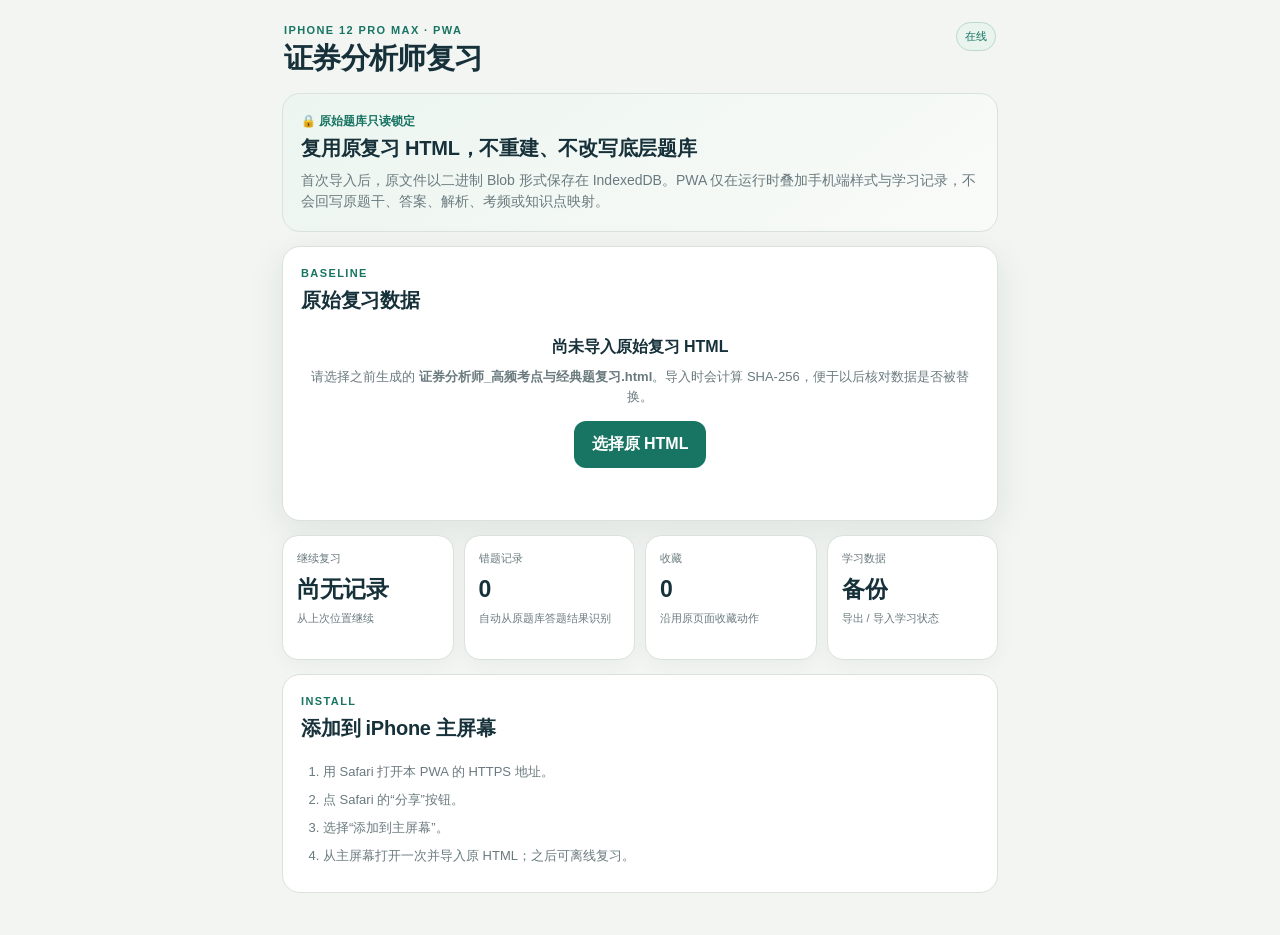
<file: index.html>
<!doctype html>
<html lang="zh-CN">
<head>
  <meta charset="utf-8">
  <meta name="viewport" content="width=device-width,initial-scale=1,viewport-fit=cover">
  <meta name="theme-color" content="#173a42">
  <meta name="apple-mobile-web-app-capable" content="yes">
  <meta name="apple-mobile-web-app-status-bar-style" content="default">
  <meta name="apple-mobile-web-app-title" content="分析师复习">
  <link rel="manifest" href="manifest.webmanifest">
  <link rel="apple-touch-icon" href="assets/icon-180.png">
  <link rel="stylesheet" href="assets/app.css">
  <title>证券分析师复习 · iPhone PWA</title>
</head>
<body>
  <div id="app" class="app-shell">
    <header class="shell-header">
      <div>
        <div class="eyebrow">iPhone 12 Pro Max · PWA</div>
        <h1>证券分析师复习</h1>
      </div>
      <span id="offlineBadge" class="status-badge">检查网络…</span>
    </header>

    <main id="launcher" class="launcher">
      <section class="hero-card">
        <div>
          <div class="lockline"><span aria-hidden="true">🔒</span> 原始题库只读锁定</div>
          <h2>复用原复习 HTML，不重建、不改写底层题库</h2>
          <p>首次导入后，原文件以二进制 Blob 形式保存在 IndexedDB。PWA 仅在运行时叠加手机端样式与学习记录，不会回写原题干、答案、解析、考频或知识点映射。</p>
        </div>
      </section>

      <section id="baselinePanel" class="panel">
        <div class="section-title-row">
          <div>
            <div class="eyebrow">BASELINE</div>
            <h2>原始复习数据</h2>
          </div>
          <button id="removeBaselineBtn" class="ghost danger hidden" type="button">移除本机副本</button>
        </div>

        <div id="noBaseline" class="empty-state">
          <p class="strong">尚未导入原始复习 HTML</p>
          <p class="muted">请选择之前生成的 <b>证券分析师_高频考点与经典题复习.html</b>。导入时会计算 SHA‑256，便于以后核对数据是否被替换。</p>
          <label class="import-button" for="baselineFile">选择原 HTML</label>
          <input id="baselineFile" type="file" accept="text/html,.html" hidden>
          <p id="importHint" class="micro"></p>
        </div>

        <div id="hasBaseline" class="hidden">
          <dl class="baseline-grid">
            <div><dt>文件</dt><dd id="baselineName">—</dd></div>
            <div><dt>大小</dt><dd id="baselineSize">—</dd></div>
            <div class="wide"><dt>SHA‑256</dt><dd id="baselineHash" class="hash">—</dd></div>
            <div><dt>导入时间</dt><dd id="baselineImportedAt">—</dd></div>
            <div><dt>完整性</dt><dd id="baselineIntegrity">—</dd></div>
          </dl>
          <div class="actions">
            <button id="openStudyBtn" class="primary big" type="button">打开复习册</button>
            <label class="secondary big" for="replaceBaselineFile">重新导入原 HTML</label>
            <input id="replaceBaselineFile" type="file" accept="text/html,.html" hidden>
          </div>
        </div>
      </section>

      <section class="metrics-grid" aria-label="学习记录概览">
        <button id="continueCard" class="metric-card" type="button">
          <span class="metric-label">继续复习</span>
          <strong id="lastPosition">尚无记录</strong>
          <span class="metric-note">从上次位置继续</span>
        </button>
        <button id="wrongCard" class="metric-card" type="button">
          <span class="metric-label">错题记录</span>
          <strong id="wrongCount">0</strong>
          <span class="metric-note">自动从原题库答题结果识别</span>
        </button>
        <button id="favoriteCard" class="metric-card" type="button">
          <span class="metric-label">收藏</span>
          <strong id="favoriteCount">0</strong>
          <span class="metric-note">沿用原页面收藏动作</span>
        </button>
        <button id="backupCard" class="metric-card" type="button">
          <span class="metric-label">学习数据</span>
          <strong>备份</strong>
          <span class="metric-note">导出 / 导入学习状态</span>
        </button>
      </section>

      <section class="panel compact">
        <div class="section-title-row">
          <div>
            <div class="eyebrow">INSTALL</div>
            <h2>添加到 iPhone 主屏幕</h2>
          </div>
        </div>
        <ol class="steps">
          <li>用 Safari 打开本 PWA 的 HTTPS 地址。</li>
          <li>点 Safari 的“分享”按钮。</li>
          <li>选择“添加到主屏幕”。</li>
          <li>从主屏幕打开一次并导入原 HTML；之后可离线复习。</li>
        </ol>
      </section>
    </main>

    <section id="studyView" class="study-view hidden" aria-label="复习册">
      <div class="study-toolbar">
        <button id="backToLauncher" class="toolbar-btn" type="button" aria-label="返回PWA首页">‹</button>
        <div class="study-title">
          <strong>证券分析师复习</strong>
          <span id="studyStatus">原数据只读 · 移动端增强</span>
        </div>
        <button id="studyDataBtn" class="toolbar-btn" type="button" aria-label="学习数据">•••</button>
      </div>
      <iframe id="studyFrame" title="证券分析师原始互动复习册"></iframe>
    </section>
  </div>

  <div id="sheetBackdrop" class="sheet-backdrop hidden" role="presentation"></div>
  <section id="sheet" class="sheet hidden" role="dialog" aria-modal="true" aria-labelledby="sheetTitle">
    <div class="sheet-handle" aria-hidden="true"></div>
    <div class="sheet-head">
      <h2 id="sheetTitle">学习数据</h2>
      <button id="closeSheet" class="icon-btn" type="button" aria-label="关闭">×</button>
    </div>
    <div id="sheetBody" class="sheet-body"></div>
  </section>

  <div id="toast" class="toast hidden" role="status" aria-live="polite"></div>

  <script src="assets/simulation.js" defer></script>
  <script src="assets/status-filter-fix.js" defer></script>
  <script src="assets/app.js" defer></script>
  <script src="assets/simulation-choice-fix.js" defer></script>
  <script src="assets/question-search.js" defer></script>
</body>
</html>
</file>
<file: assets/app.css>
:root{
  color-scheme:light dark;
  --bg:#f2f5f2;--panel:#ffffff;--ink:#17313a;--muted:#6a7a7e;--line:#d9e2dd;
  --accent:#187463;--accent-2:#0f5d50;--pale:#e9f4ef;--warn:#a45c12;--danger:#a33d31;
  --shadow:0 10px 36px rgba(23,49,58,.09);
}
*{box-sizing:border-box}
html{-webkit-text-size-adjust:100%;background:var(--bg)}
body{margin:0;background:var(--bg);color:var(--ink);font-family:-apple-system,BlinkMacSystemFont,"SF Pro Text","PingFang SC","Helvetica Neue",Arial,sans-serif;line-height:1.55}
button,input,label{font:inherit}
button{color:inherit}
button:focus-visible,label:focus-within{outline:3px solid color-mix(in srgb,var(--accent) 30%,transparent);outline-offset:3px}
.app-shell{max-width:760px;margin:0 auto;padding:max(18px,env(safe-area-inset-top)) 16px calc(28px + env(safe-area-inset-bottom))}
.shell-header{display:flex;align-items:flex-start;justify-content:space-between;gap:12px;margin:4px 2px 18px}
.shell-header h1{font-size:29px;line-height:1.12;margin:3px 0 0;letter-spacing:-.7px}
.eyebrow{font-size:11px;font-weight:750;letter-spacing:1.4px;color:var(--accent);text-transform:uppercase}
.status-badge{font-size:11px;border:1px solid var(--line);background:var(--panel);padding:5px 8px;border-radius:999px;white-space:nowrap}.status-badge.offline{background:#fff3e7;color:#80501d;border-color:#ead3b8}.status-badge.online{background:var(--pale);color:var(--accent);border-color:#bed8cc}
.launcher{display:block}.panel,.hero-card{background:var(--panel);border:1px solid var(--line);border-radius:18px;padding:18px;box-shadow:var(--shadow);margin-bottom:14px}.hero-card{background:linear-gradient(145deg,#ecf5f0,#f9fbf9);box-shadow:none}.hero-card h2,.panel h2{margin:5px 0 8px;font-size:20px;line-height:1.32;letter-spacing:-.25px}.hero-card p{margin:0;color:var(--muted);font-size:14px}.lockline{font-size:12px;font-weight:750;color:var(--accent)}
.section-title-row{display:flex;justify-content:space-between;align-items:flex-start;gap:12px}.section-title-row h2{margin-bottom:12px}.empty-state{text-align:center;padding:10px 2px 4px}.strong{font-weight:760;margin:0 0 7px}.muted{color:var(--muted);font-size:13px;margin:0 0 14px}.micro{min-height:20px;margin:10px 0 0;font-size:11px;color:var(--muted)}
.import-button,.primary,.secondary,.ghost,.toolbar-btn,.icon-btn{border:0;border-radius:12px;min-height:44px;display:inline-flex;align-items:center;justify-content:center;cursor:pointer;text-decoration:none}.import-button,.primary{background:var(--accent);color:white;padding:11px 18px;font-weight:720}.primary:active,.import-button:active{background:var(--accent-2)}.secondary{border:1px solid var(--line);background:var(--panel);padding:10px 15px;font-weight:650}.ghost{background:transparent;border:1px solid var(--line);padding:8px 11px;font-size:12px}.danger{color:var(--danger)}.big{width:100%;min-height:50px}.actions{display:grid;gap:9px;margin-top:16px}
.baseline-grid{display:grid;grid-template-columns:1fr 1fr;gap:10px;margin:2px 0 0}.baseline-grid>div{min-width:0;padding:10px;background:#f7f9f7;border-radius:12px}.baseline-grid .wide{grid-column:1/-1}.baseline-grid dt{font-size:10px;color:var(--muted);letter-spacing:.7px;text-transform:uppercase}.baseline-grid dd{margin:4px 0 0;font-size:12px;overflow-wrap:anywhere}.hash{font-family:ui-monospace,SFMono-Regular,Menlo,monospace;font-size:10px!important}
.metrics-grid{display:grid;grid-template-columns:1fr 1fr;gap:10px;margin:14px 0}.metric-card{text-align:left;border:1px solid var(--line);background:var(--panel);border-radius:16px;padding:14px;min-height:125px;display:flex;flex-direction:column;align-items:flex-start;box-shadow:0 5px 20px rgba(23,49,58,.04)}.metric-card:active{background:var(--pale)}.metric-label{font-size:11px;color:var(--muted)}.metric-card strong{font-size:23px;line-height:1.25;margin:8px 0 6px;max-width:100%;overflow:hidden;text-overflow:ellipsis}.metric-note{font-size:11px;color:var(--muted)}
.compact{box-shadow:none}.steps{padding-left:22px;margin:3px 0 0;color:var(--muted);font-size:13px}.steps li{margin:8px 0}
.hidden{display:none!important}
.study-view{position:fixed;inset:0;background:var(--bg);z-index:20;display:flex;flex-direction:column}.study-toolbar{padding:calc(7px + env(safe-area-inset-top)) 10px 7px;display:grid;grid-template-columns:44px 1fr 44px;align-items:center;gap:7px;background:rgba(242,245,242,.97);border-bottom:1px solid var(--line);-webkit-backdrop-filter:blur(16px);backdrop-filter:blur(16px)}.toolbar-btn{width:44px;height:44px;background:var(--panel);border:1px solid var(--line);font-size:25px}.study-title{text-align:center;min-width:0;display:flex;flex-direction:column}.study-title strong{font-size:14px;white-space:nowrap;overflow:hidden;text-overflow:ellipsis}.study-title span{font-size:9px;color:var(--muted);white-space:nowrap;overflow:hidden;text-overflow:ellipsis}.study-view iframe{border:0;width:100%;flex:1;min-height:0;background:white}
.sheet-backdrop{position:fixed;inset:0;background:rgba(10,25,29,.42);z-index:40}.sheet{position:fixed;left:0;right:0;bottom:0;z-index:41;background:var(--panel);border-radius:22px 22px 0 0;padding:8px 16px calc(18px + env(safe-area-inset-bottom));max-height:82%;overflow:auto;box-shadow:0 -16px 60px rgba(0,0,0,.2)}.sheet-handle{width:38px;height:5px;border-radius:9px;background:#c8d1cd;margin:0 auto 8px}.sheet-head{display:flex;align-items:center;justify-content:space-between;gap:10px;border-bottom:1px solid var(--line);padding:3px 0 10px}.sheet-head h2{font-size:19px;margin:0}.icon-btn{width:44px;height:44px;background:transparent;font-size:27px}.sheet-body{padding:14px 0}.sheet-actions{display:grid;gap:9px}.sheet-actions button,.sheet-actions label{width:100%;min-height:48px}.sheet-section{margin:0 0 18px}.sheet-section h3{font-size:14px;margin:0 0 8px}.record-list{display:grid;gap:9px}.record-item{border:1px solid var(--line);border-radius:12px;padding:11px;background:#fafbfa}.record-item strong{display:block;font-size:13px;line-height:1.45}.record-item span{display:block;margin-top:5px;color:var(--muted);font-size:10px}.wrong-mark{color:var(--danger);font-weight:750}.ok-mark{color:var(--accent);font-weight:750}
.toast{position:fixed;left:50%;bottom:calc(22px + env(safe-area-inset-bottom));transform:translateX(-50%);z-index:80;background:#173a42;color:white;border-radius:12px;padding:10px 14px;font-size:12px;max-width:calc(100% - 32px);box-shadow:var(--shadow);text-align:center}
@media(min-width:600px){.actions{grid-template-columns:1fr 1fr}.metrics-grid{grid-template-columns:repeat(4,1fr)}.app-shell{padding-left:22px;padding-right:22px}}
@media(prefers-color-scheme:dark){:root{--bg:#11191c;--panel:#172226;--ink:#eef5f2;--muted:#9fb0ad;--line:#2b3a3e;--pale:#15342e;--shadow:0 10px 36px rgba(0,0,0,.24)}.hero-card{background:linear-gradient(145deg,#173129,#172226)}.baseline-grid>div,.record-item{background:#111b1e}.study-toolbar{background:rgba(17,25,28,.96)}.study-view iframe{background:#fff}}
</file>
